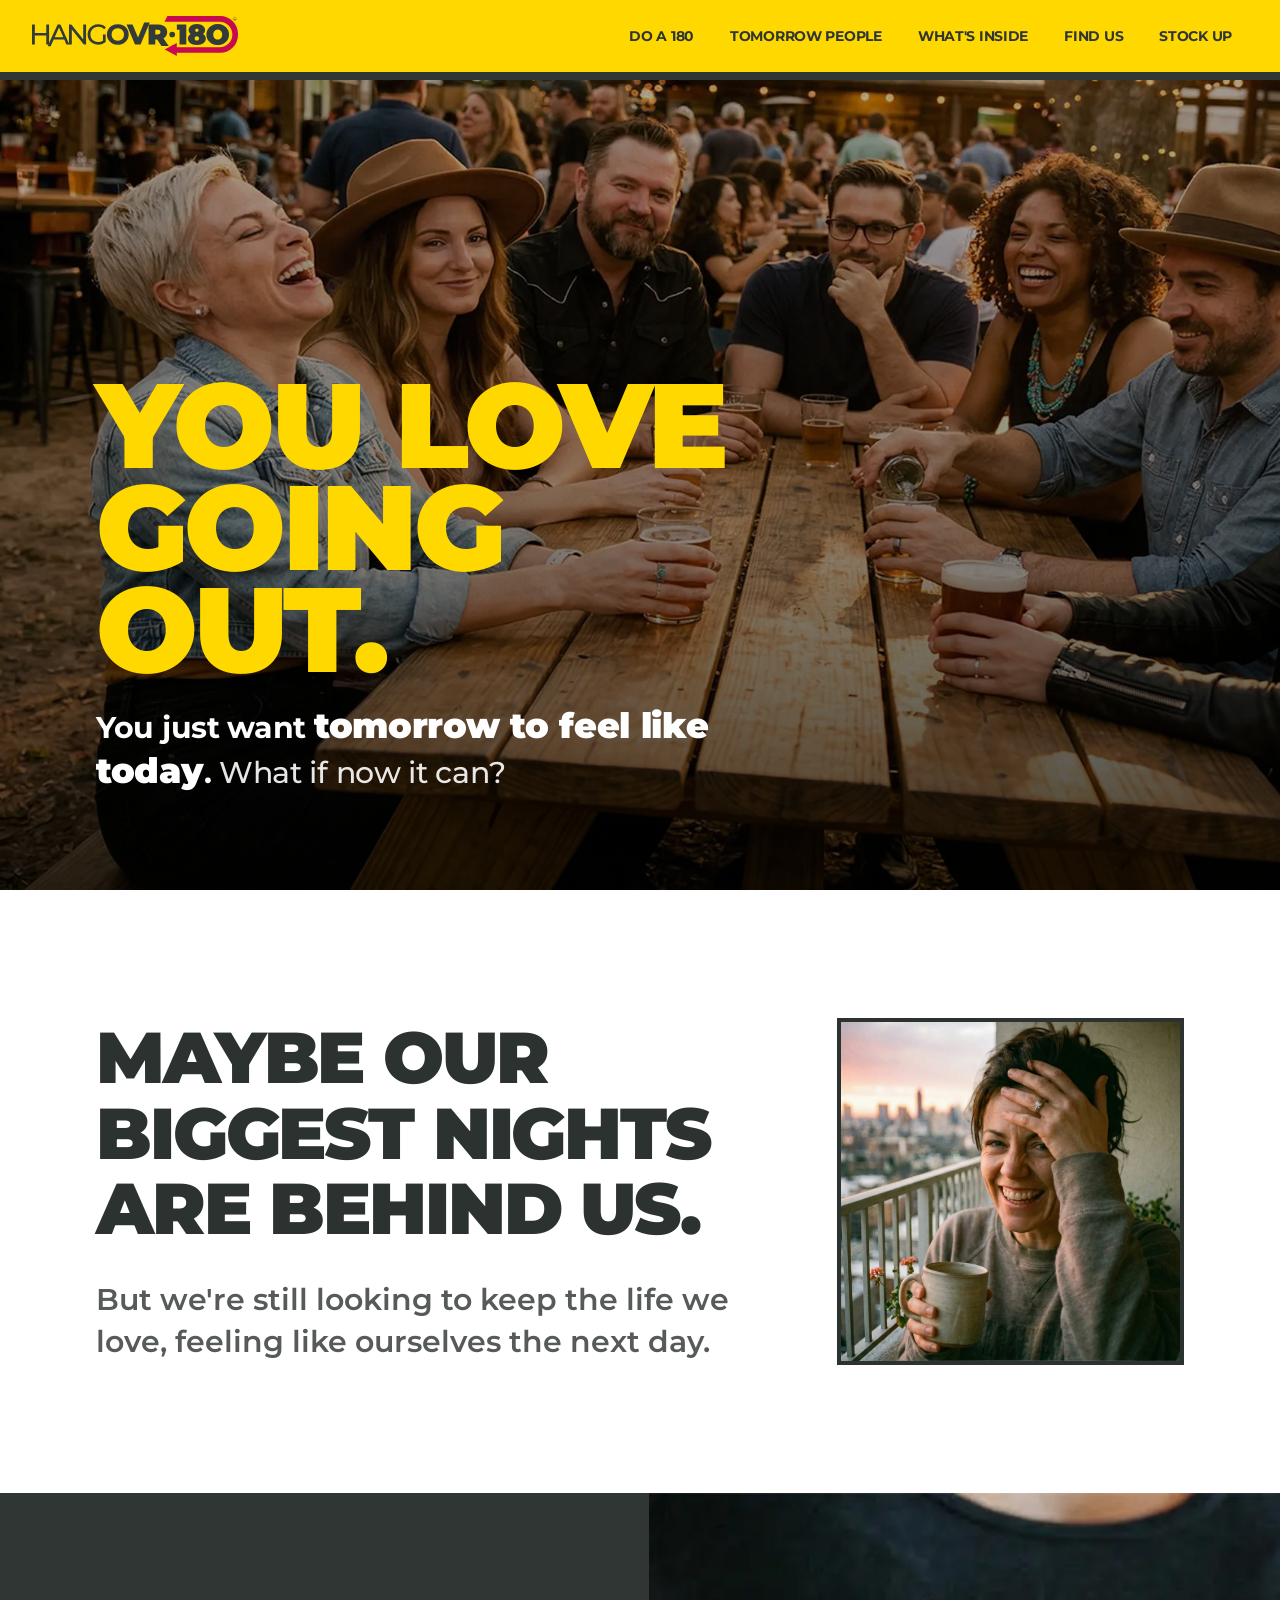
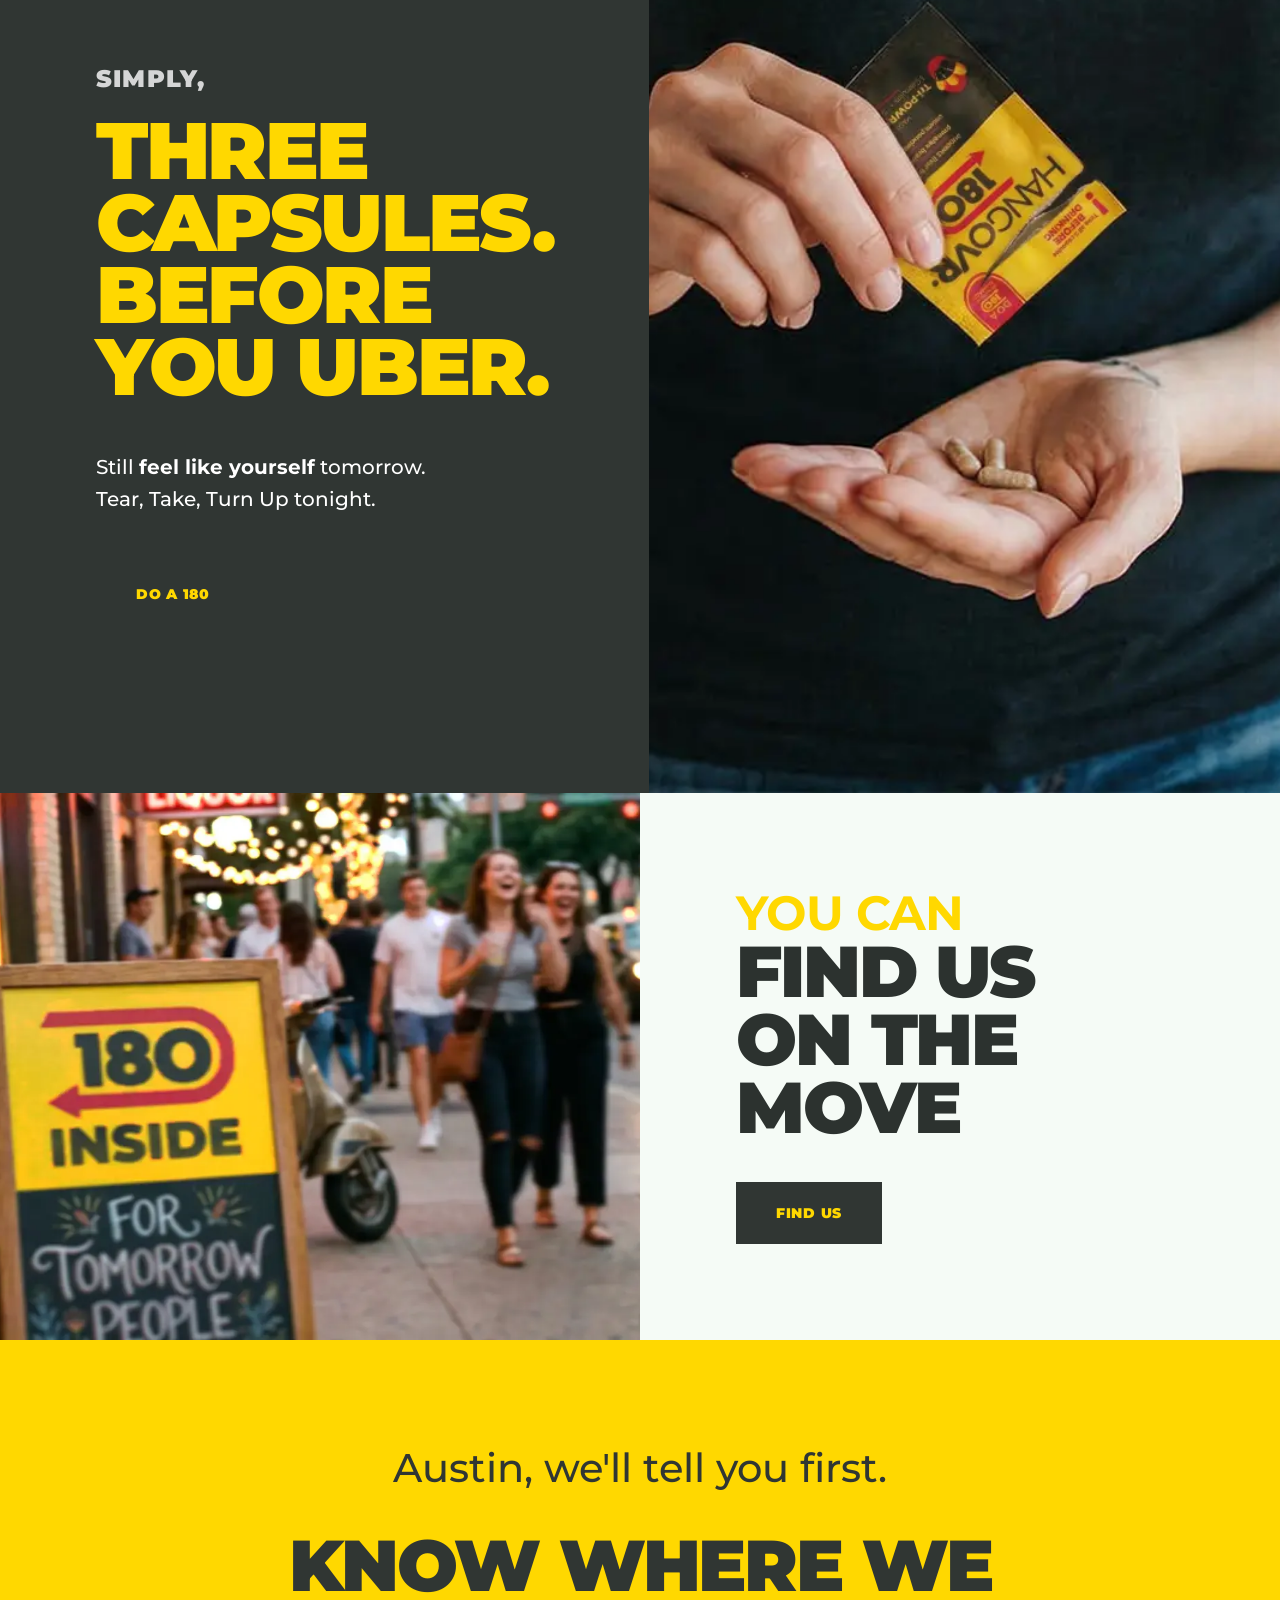
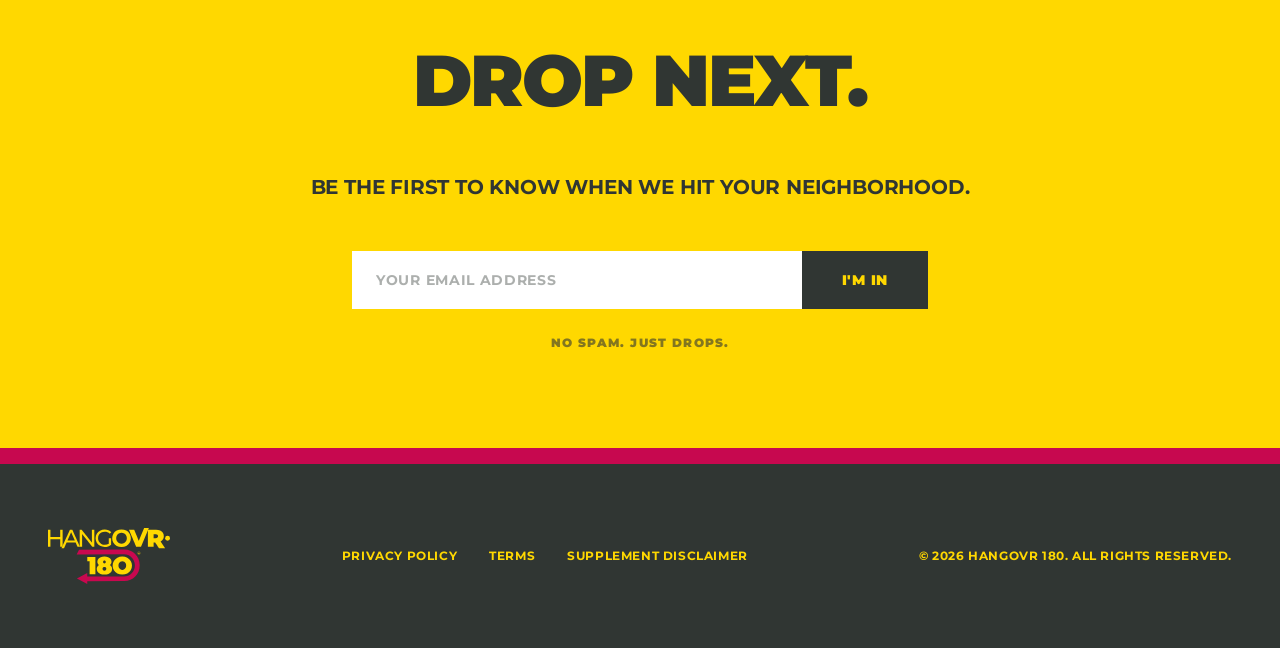
<file: index.html>
<!DOCTYPE html>
<html lang="en">
<head>
<meta charset="utf-8"/>
<meta name="viewport" content="width=device-width, initial-scale=1.0"/>
<title>HANGOVR 180 | The Feeling</title>
<link href="https://fonts.googleapis.com/css2?family=Montserrat:ital,wght@0,400;0,500;0,700;0,900;1,400;1,700&display=swap" rel="stylesheet"/>
<link href="global.css" rel="stylesheet"/>
<style>
/* Hero */
.hero{position:relative;width:100%;min-height:90vh;background:#000;overflow:hidden;display:flex;align-items:flex-end}
.hero__img{position:absolute;inset:0;width:100%;height:100%;object-fit:cover;opacity:0.7}
.hero__overlay{position:absolute;inset:0;background:linear-gradient(to top,rgba(0,0,0,0.6) 0%,rgba(0,0,0,0.15) 50%,transparent 100%)}
.hero__content{position:relative;z-index:2;padding:3rem;padding-bottom:4rem;max-width:56rem}
.hero__headline{font-size:clamp(4rem,12vw,7.5rem);font-weight:900;text-transform:uppercase;letter-spacing:-0.03em;line-height:0.85;color:#FFD800}
.hero__sub{margin-top:1.5rem;font-size:1.5rem;font-weight:700;color:#fff;letter-spacing:-0.01em;line-height:1.3}
.hero__sub em{font-style:normal;font-weight:900;font-size:1.15em}
.hero__sub-hook{display:block;margin-top:0.5rem;font-weight:500;color:rgba(255,255,255,0.9)}

/* Tension */
.tension{background:#ffffff;padding:8rem 2rem}
.tension__grid{max-width:80rem;margin:0 auto;display:grid;grid-template-columns:1fr;gap:3rem;align-items:center}
.tension__headline{font-size:clamp(2.75rem,6vw,4.5rem);font-weight:900;text-transform:uppercase;letter-spacing:-0.03em;color:#2c322f;margin-bottom:2rem;line-height:1.05}
.tension__body{font-size:clamp(1.125rem,2.5vw,1.875rem);font-weight:600;color:rgba(44,50,47,0.8);max-width:48rem;line-height:1.4}
.tension__img-wrap{display:flex;justify-content:center}
.tension__frame{width:100%;max-width:24rem;aspect-ratio:1;background:#2c322f;padding:4px}
.tension__frame img{width:100%;height:100%;object-fit:cover}

/* Pack/Protocol */
.pack{background:#303633;color:#FFD800;overflow:hidden}
.pack__grid{display:grid;grid-template-columns:1fr;min-height:100vh}
.pack__image{overflow:hidden;order:2;aspect-ratio:4/3}
.pack__image img{width:100%;height:100%;object-fit:cover}
.pack__content{display:flex;flex-direction:column;justify-content:center;padding:3rem;order:1}
.pack__label{font-size:1.5rem;font-style:normal;font-weight:900;text-transform:uppercase;letter-spacing:0.05em;color:rgba(255,255,255,0.8);margin-bottom:1rem}
.pack__headline{font-size:clamp(3rem,8vw,5rem);font-weight:900;text-transform:uppercase;letter-spacing:-0.03em;line-height:0.9;margin-bottom:3rem}
.pack__body{font-size:1.25rem;color:#fff;margin-bottom:3rem;max-width:28rem;font-weight:500}

/* A-Board */
.aboard{background:#f5fbf6;overflow:hidden}
.aboard__grid{display:grid;grid-template-columns:1fr;min-height:60vh}
.aboard__image{height:24rem;overflow:hidden;order:1}
.aboard__image img{width:100%;height:100%;object-fit:cover}
.aboard__content{display:flex;flex-direction:column;justify-content:center;padding:3rem;order:2}
.aboard__headline-light{font-size:clamp(2rem,5vw,3rem);font-weight:700;text-transform:uppercase;letter-spacing:-0.02em;color:#FFD800;line-height:1}
.aboard__headline-heavy{font-size:clamp(2.5rem,7vw,4.5rem);font-weight:900;text-transform:uppercase;letter-spacing:-0.03em;color:#2c322f;line-height:0.95;margin-bottom:2.5rem}
.aboard__cta{margin-top:0}

/* Email */
.email{background:#FFD800;padding:6rem 2rem}
.email__inner{max-width:48rem;margin:0 auto;text-align:center}
.email__pre{font-size:clamp(1.5rem,4vw,2.5rem);font-weight:500;color:#303633;margin-bottom:0.5rem}
.email__headline{font-size:clamp(2.5rem,6vw,4.5rem);font-weight:900;text-transform:uppercase;letter-spacing:-0.03em;color:#303633;margin-bottom:2rem}
.email__body{font-size:clamp(1rem,2vw,1.25rem);font-weight:700;color:#303633;margin-bottom:3rem;text-transform:uppercase;letter-spacing:-0.01em}
.email__form{display:flex;flex-direction:column;gap:0.5rem;max-width:36rem;margin:0 auto 1.5rem}
.email__input{flex-grow:1;background:#fff;border:none;color:#303633;padding:1.25rem 1.5rem;font-weight:700;text-transform:uppercase;letter-spacing:0.05em;font-size:0.875rem}
.email__input::placeholder{color:rgba(48,54,51,0.4)}
.email__input:focus{outline:none;box-shadow:inset 0 -4px 0 #303633}
.email__fine{font-size:0.75rem;font-weight:900;text-transform:uppercase;letter-spacing:0.1em;color:rgba(48,54,51,0.6)}

/* Landscape hero overrides */
@media(orientation:landscape) and (max-height:500px){
  .hero{min-height:50vh}
  .hero__headline{font-size:clamp(2rem,6vw,3.5rem)}
  .hero__sub{font-size:clamp(1rem,2.5vw,1.25rem)}
  .hero__img{object-position:center 30%}
  .hero__content{padding-bottom:2rem}
}

/* Portrait subtext sizing */
@media(max-width:1023px){
  .hero__content{padding-bottom:3rem}
}

@media(min-width:768px){
  .hero__content{padding:6rem}
  .hero__sub{font-size:clamp(1.25rem,3vw,1.875rem)}
  .hero__sub-hook{display:inline;margin-top:0}
  .tension{padding:8rem 6rem}
  .tension__grid{grid-template-columns:2fr 1fr}
  .tension__img-wrap{justify-content:flex-end}
  .tension__frame{max-width:100%}
  .pack__grid{grid-template-columns:1fr 1fr}
  .pack__content{padding:6rem;order:1}
  .pack__image{height:auto;aspect-ratio:auto;order:2}
  .aboard__grid{grid-template-columns:1fr 1fr}
  .aboard__image{height:auto;order:1}
  .aboard__content{padding:6rem;order:2}
  .email__form{flex-direction:row;gap:0}
}
</style>
</head>
<body>

<nav class="nav">
  <a href="index.html" class="nav__logo">
    <img src="images/logo.svg" alt="HANGOVR 180"/>
  </a>
  <div class="nav__links">
    <a href="doa180.html" class="nav__link">DO A 180</a>
    <a href="whos-in.html" class="nav__link">TOMORROW PEOPLE</a>
    <a href="inside.html" class="nav__link">WHAT'S INSIDE</a>
    <a href="find-us.html" class="nav__link">FIND US</a>
    <a href="stock-up.html" class="nav__link">STOCK UP</a>
  </div>
  <button class="nav__mobile-btn" aria-label="Open menu" onclick="document.getElementById('mm').classList.toggle('is-open');var o=document.getElementById('mm').classList.contains('is-open');this.setAttribute('aria-label',o?'Close menu':'Open menu')"><svg width="28" height="28" viewBox="0 0 24 24" fill="none" stroke="currentColor" stroke-width="2.5" stroke-linecap="round"><line x1="3" y1="6" x2="21" y2="6"/><line x1="3" y1="12" x2="21" y2="12"/><line x1="3" y1="18" x2="21" y2="18"/></svg></button>
</nav>
<div id="mm" class="mobile-menu">
  <a href="doa180.html">DO A 180</a>
  <a href="whos-in.html">TOMORROW PEOPLE</a>
  <a href="inside.html">WHAT'S INSIDE</a>
  <a href="find-us.html">FIND US</a>
  <a href="stock-up.html">STOCK UP</a>
</div>

<main>

<section class="hero">
  <picture>
    <source media="(max-width:767px)" srcset="images/hero-home-mobile-portrait.webp"/>
    <source media="(max-width:1023px) and (orientation:landscape)" srcset="images/hero-home-mobile-landscape.webp"/>
    <img src="images/hero-home-desktop.webp" alt="Friends at Austin beer garden at golden hour" class="hero__img"/>
  </picture>
  <div class="hero__overlay"></div>
  <div class="hero__content">
    <h1 class="hero__headline">YOU LOVE<br/>GOING OUT.</h1>
    <p class="hero__sub">You just want <em>tomorrow to feel like today</em>.<span class="hero__sub-hook"> What if now it can?</span></p>
  </div>
</section>

<section class="tension">
  <div class="tension__grid">
    <div>
      <h2 class="tension__headline">Maybe our biggest nights are behind us.</h2>
      <p class="tension__body">But we're still looking to keep the life we love, feeling like ourselves the next day.</p>
    </div>
    <div class="tension__img-wrap">
      <div class="tension__frame">
        <picture>
          <source media="(max-width:1023px)" srcset="images/tension-woman-mobile.webp"/>
          <img src="images/tension-woman-desktop.webp" alt="Woman preparing for the night with HANGOVR 180" loading="lazy"/>
        </picture>
      </div>
    </div>
  </div>
</section>

<section class="pack">
  <div class="pack__grid">
    <div class="pack__content">
      <span class="pack__label">Simply,</span>
      <h2 class="pack__headline">Three capsules.<br/>Before you Uber.</h2>
      <p class="pack__body">Still <strong>feel like yourself</strong> tomorrow.<br/>Tear, Take, Turn Up tonight.</p>
      <div><a href="doa180.html" class="btn-dark">DO A 180</a></div>
    </div>
    <div class="pack__image">
      <picture>
        <source media="(max-width:1023px)" srcset="images/pack-reveal-capsules-mobile.webp"/>
        <img src="images/pack-reveal-capsules-desktop.webp" alt="Close-up of HANGOVR 180 capsules" loading="lazy"/>
      </picture>
    </div>
  </div>
</section>

<section class="aboard">
  <div class="aboard__grid">
    <div class="aboard__image">
      <picture>
        <source media="(max-width:1023px)" srcset="images/aboard-liquorstore-mobile.webp"/>
        <img src="images/aboard-liquorstore-desktop.webp" alt="HANGOVR 180 A-board outside a liquor store" loading="lazy"/>
      </picture>
    </div>
    <div class="aboard__content">
      <span class="aboard__headline-light">YOU CAN</span>
      <h2 class="aboard__headline-heavy">FIND US<br/>ON THE MOVE</h2>
      <div class="aboard__cta"><a href="find-us.html" class="btn-dark">FIND US</a></div>
    </div>
  </div>
</section>

<section class="email">
  <div class="email__inner">
    <p class="email__pre">Austin, we'll tell you first.</p>
    <h2 class="email__headline">Know where we drop next.</h2>
    <p class="email__body">Be the first to know when we hit your neighborhood.</p>
    <form class="email__form" onsubmit="event.preventDefault();">
      <input type="email" class="email__input" placeholder="YOUR EMAIL ADDRESS"/>
      <button type="submit" class="btn-dark">I'm in</button>
    </form>
    <p class="email__fine">No spam. Just drops.</p>
  </div>
</section>
</main>

<footer class="footer">
  <div class="footer__brand"><img src="images/footer-logo.svg" alt="HANGOVR 180" class="footer__logo-img"/></div>
  <div class="footer__links">
    <a href="#">Privacy Policy</a>
    <a href="#">Terms</a>
    <a href="#">Supplement Disclaimer</a>
  </div>
  <div class="footer__copy">&copy; 2026 HANGOVR 180. ALL RIGHTS RESERVED.</div>
</footer>

</body>
</html>
</file>
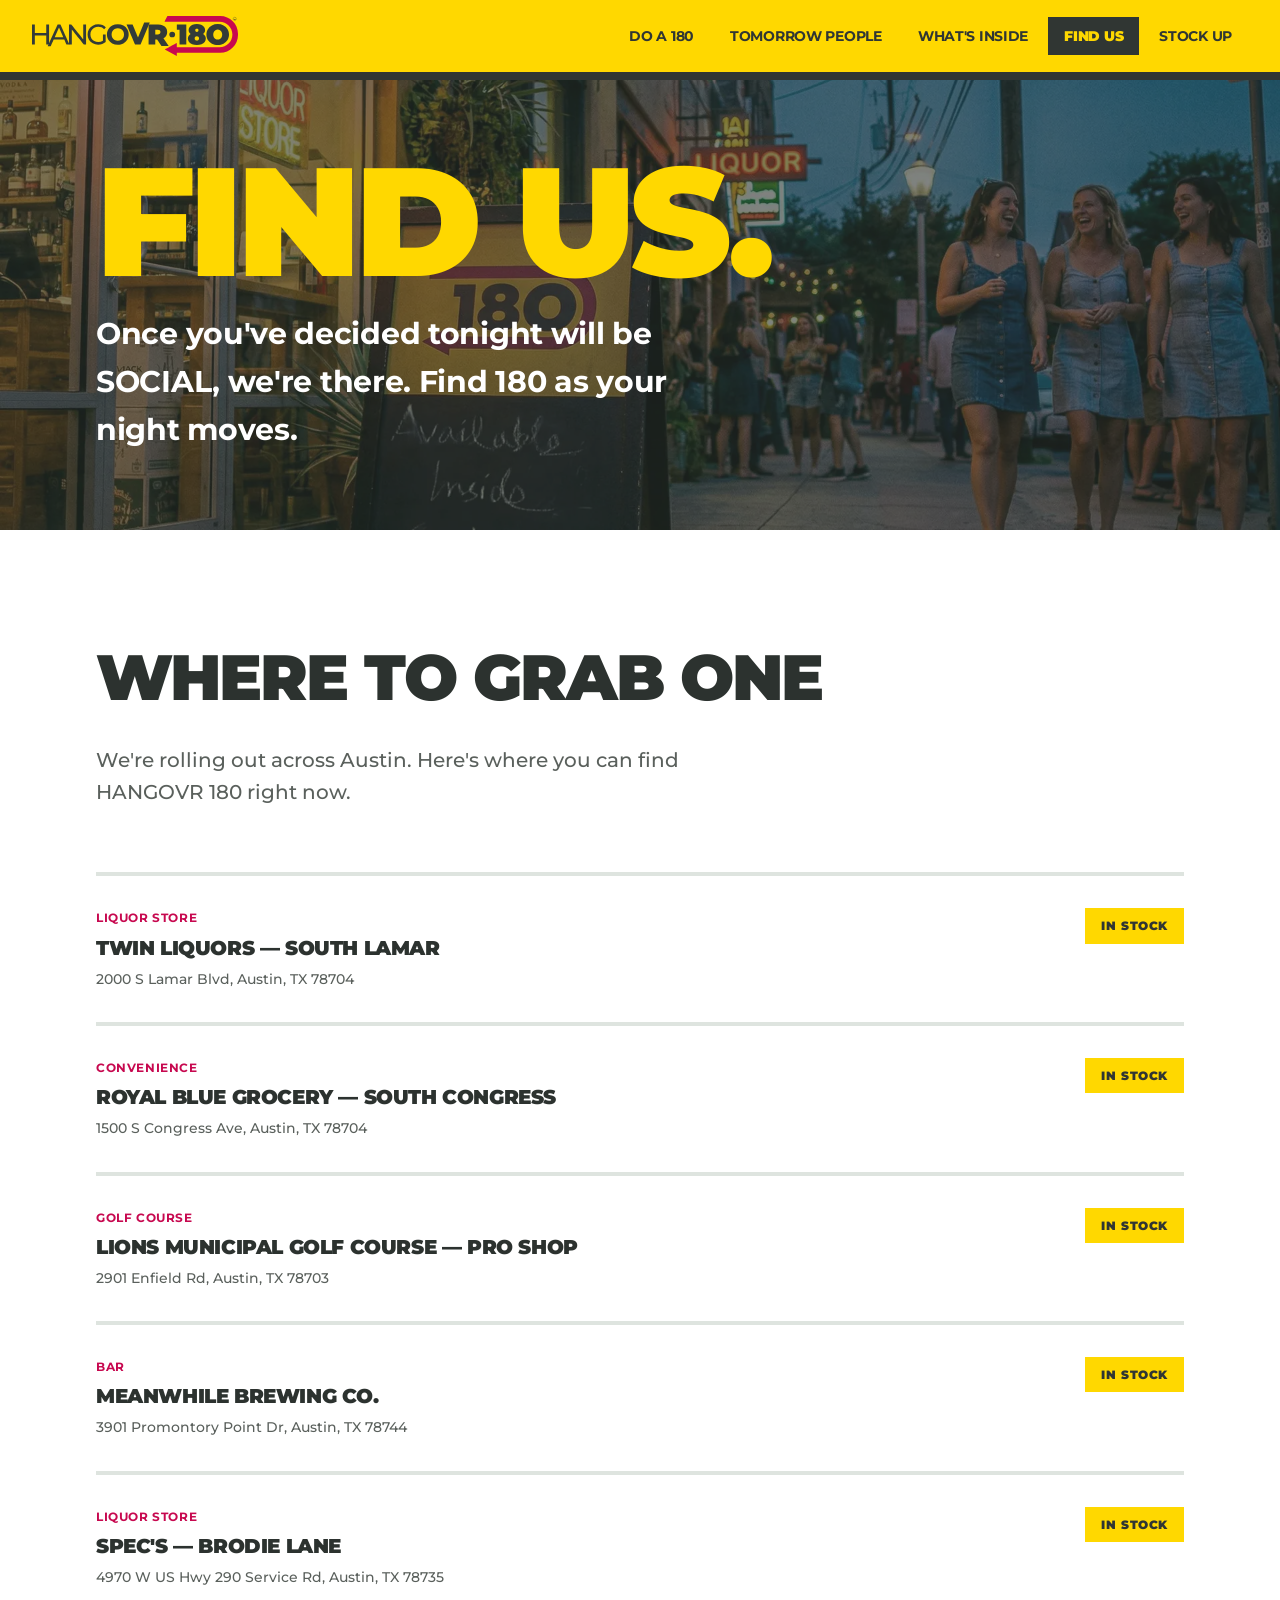
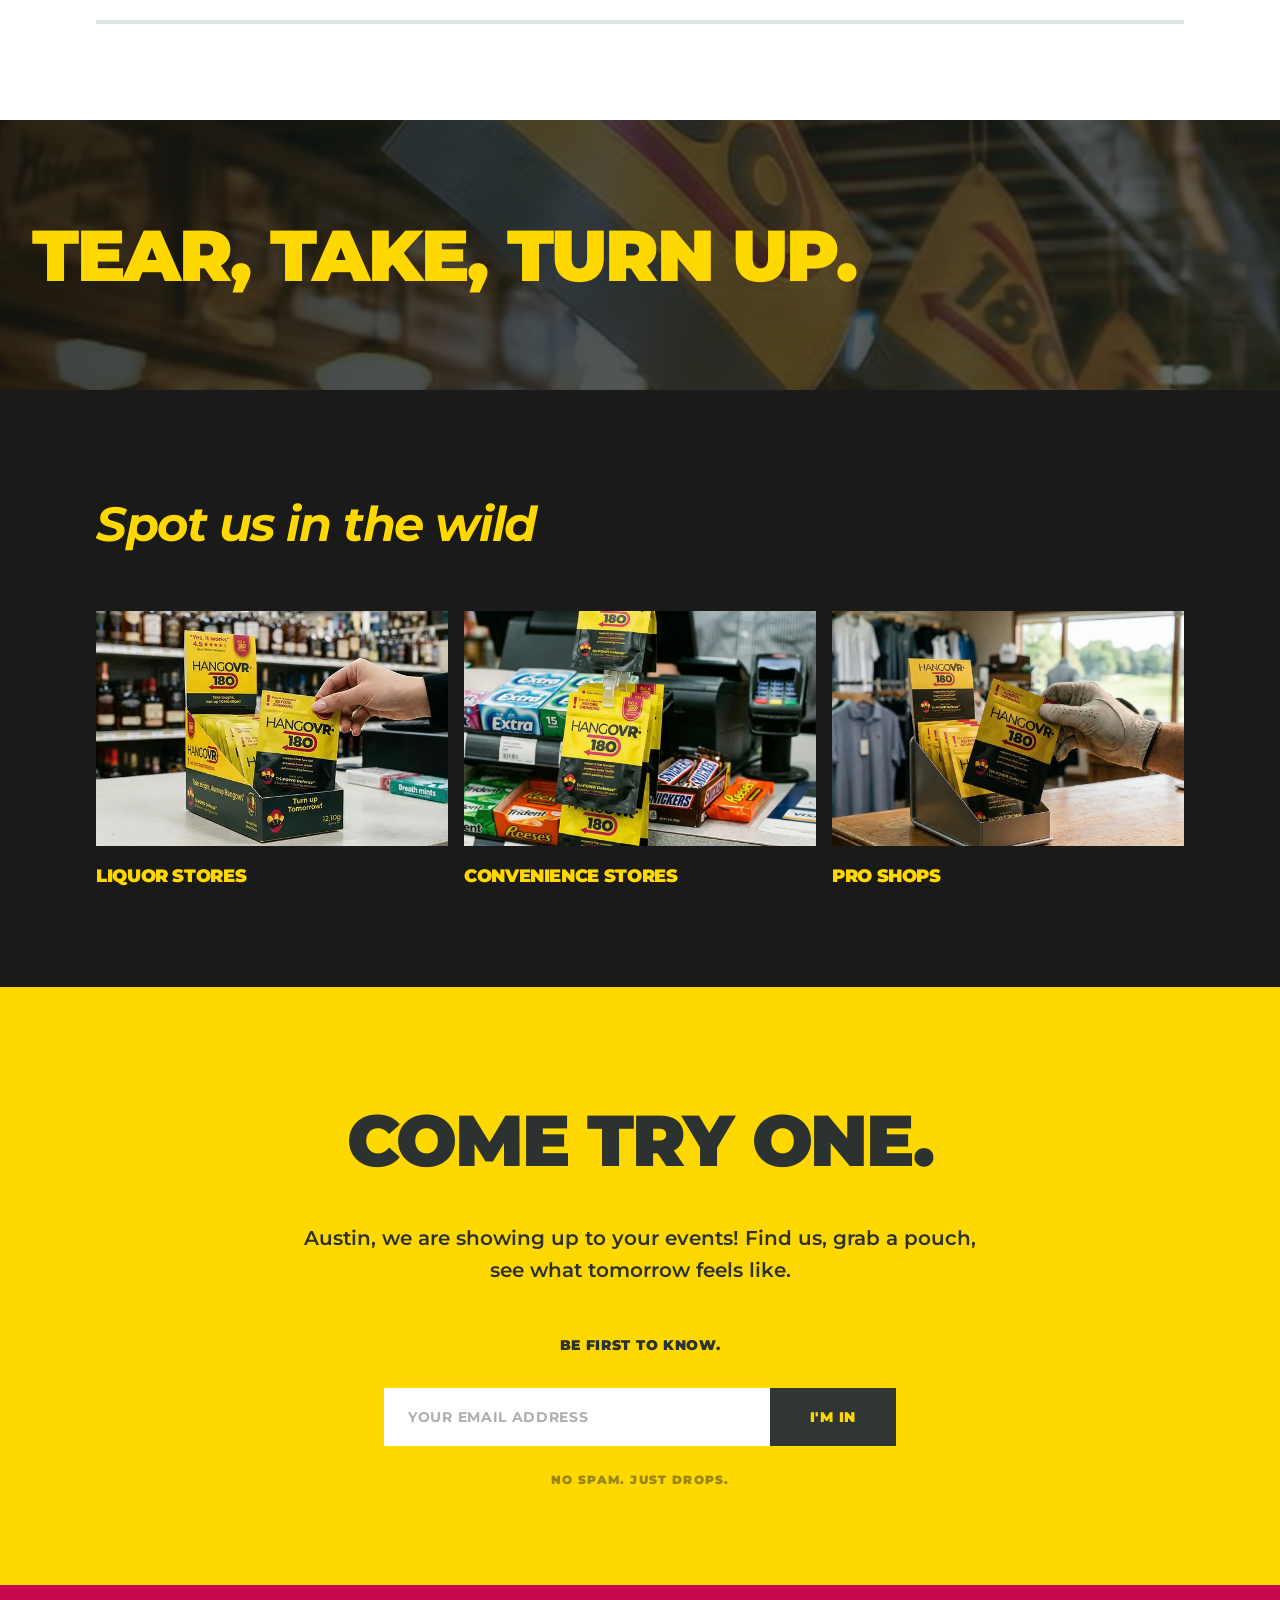
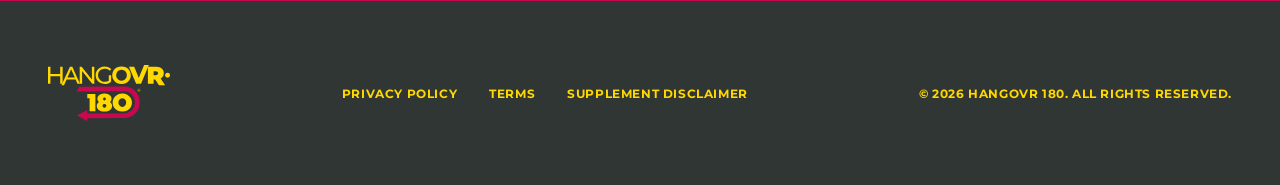
<file: find-us.html>
<!DOCTYPE html>
<html lang="en">
<head>
<meta charset="utf-8"/>
<meta name="viewport" content="width=device-width, initial-scale=1.0"/>
<title>HANGOVR 180 | FIND US</title>
<link href="https://fonts.googleapis.com/css2?family=Montserrat:ital,wght@0,400;0,500;0,700;0,900;1,400;1,700&display=swap" rel="stylesheet"/>
<link href="global.css" rel="stylesheet"/>
<style>
.hero{position:relative;background:#2c322f;min-height:50vh;display:flex;align-items:center;padding:4rem 2rem;overflow:hidden}
.hero__img{position:absolute;inset:0;width:100%;height:100%;object-fit:cover;opacity:0.4}
.hero__content{max-width:64rem;position:relative;z-index:2}
.hero__headline{font-size:clamp(4rem,12vw,10rem);line-height:0.85;font-weight:900;text-transform:uppercase;letter-spacing:-0.04em;color:#FFD800}
.hero__sub{margin-top:1.5rem;font-size:clamp(1.25rem,3vw,1.875rem);font-weight:700;color:#fff;max-width:36rem;letter-spacing:-0.01em}
.locations{background:#ffffff;padding:6rem 2rem}
.locations__inner{max-width:80rem;margin:0 auto}
.locations__headline{font-size:clamp(2.5rem,5vw,4rem);font-weight:900;text-transform:uppercase;letter-spacing:-0.03em;color:#2c322f;margin-bottom:1rem}
.locations__sub{font-size:1.25rem;font-weight:500;color:#5a605c;margin-bottom:4rem;max-width:40rem}
.locations__grid{display:grid;grid-template-columns:1fr;gap:0}
.location{display:flex;flex-direction:column;gap:0.75rem;padding:2rem 0;border-bottom:4px solid #dee4df}
.location:first-child{border-top:4px solid #dee4df}
.location__info{display:flex;flex-direction:column;gap:0.25rem}
.location__name{font-size:1.25rem;font-weight:900;text-transform:uppercase;letter-spacing:-0.02em;color:#2c322f}
.location__address{font-size:0.875rem;font-weight:500;color:#5a605c}
.location__type{font-size:0.75rem;font-weight:700;text-transform:uppercase;letter-spacing:0.05em;color:#C7084F}
.location__badge{background:#FFD800;padding:0.5rem 1rem;font-size:0.75rem;font-weight:900;text-transform:uppercase;letter-spacing:0.05em;color:#303633;white-space:nowrap;align-self:flex-start}
.ttt-banner{position:relative;background:#2c322f;min-height:30vh;display:flex;align-items:center;padding:4rem 2rem;overflow:hidden}
.ttt-banner__img{position:absolute;inset:0;width:100%;height:100%;object-fit:cover;opacity:0.4}
.ttt-banner__overlay{position:absolute;inset:0;background:linear-gradient(to right,rgba(0,0,0,0.5) 0%,rgba(0,0,0,0.2) 100%)}
.ttt-banner__text{position:relative;z-index:2;font-size:clamp(2.5rem,6vw,4.5rem);font-weight:900;text-transform:uppercase;letter-spacing:-0.03em;color:#FFD800;line-height:0.9}
.wild{background:#1a1a1a;padding:6rem 2rem}
.wild__inner{max-width:80rem;margin:0 auto}
.wild__headline{font-size:clamp(2rem,4vw,3rem);font-weight:700;font-style:italic;letter-spacing:-0.03em;color:#FFD800;margin-bottom:3rem}
.wild__gallery{display:grid;grid-template-columns:1fr;gap:1rem}
.wild__card{aspect-ratio:3/2;overflow:hidden}
.wild__card img{width:100%;height:100%;object-fit:cover}
.wild__item{display:flex;flex-direction:column}
.wild__item-label{font-size:1.125rem;font-weight:900;text-transform:uppercase;letter-spacing:-0.02em;color:#FFD800;margin-top:1rem}
.events{background:#FFD800;padding:6rem 2rem}
.events__inner{max-width:44rem;margin:0 auto;text-align:center}
.events__headline{font-size:clamp(2.5rem,6vw,4.5rem);font-weight:900;text-transform:uppercase;letter-spacing:-0.03em;color:#2c322f;margin-bottom:1.5rem}
.events__body{font-size:1.25rem;font-weight:600;color:#2c322f;margin-bottom:3rem}
.events__cta{font-size:0.875rem;font-weight:900;text-transform:uppercase;letter-spacing:0.05em;color:#2c322f;margin-bottom:2rem}
.events__form{display:flex;flex-direction:column;gap:0.5rem;max-width:32rem;margin:0 auto 1.5rem}
.events__input{flex-grow:1;background:#fff;border:none;color:#303633;padding:1.25rem 1.5rem;font-weight:700;text-transform:uppercase;letter-spacing:0.05em;font-size:0.875rem;font-family:'Montserrat',sans-serif}
.events__input::placeholder{color:rgba(48,54,51,0.4)}
.events__input:focus{outline:none;box-shadow:inset 0 -4px 0 #303633}
.events__fine{font-size:0.75rem;font-weight:900;text-transform:uppercase;letter-spacing:0.1em;color:rgba(48,54,51,0.5)}
@media(orientation:landscape) and (max-height:500px){
  .hero{min-height:40vh}
  .hero__headline{font-size:clamp(2rem,6vw,3.5rem)}
  .hero__sub{font-size:clamp(1rem,2.5vw,1.25rem)}
  .ttt-banner{min-height:20vh}
}
@media(min-width:768px){
  .hero{padding:4rem 6rem}
  .locations{padding:6rem}
  .location{flex-direction:row;align-items:center;justify-content:space-between;gap:0}
  .wild{padding:6rem}
  .wild__gallery{grid-template-columns:1fr 1fr 1fr}
  .events__form{flex-direction:row;gap:0}
}
</style>
</head>
<body>
<nav class="nav">
  <a href="index.html" class="nav__logo"><img src="images/logo.svg" alt="HANGOVR 180"/></a>
  <div class="nav__links">
    <a href="doa180.html" class="nav__link">DO A 180</a>
    <a href="whos-in.html" class="nav__link">TOMORROW PEOPLE</a>
    <a href="inside.html" class="nav__link">WHAT'S INSIDE</a>
    <a href="find-us.html" class="nav__link nav__link--active">FIND US</a>
    <a href="stock-up.html" class="nav__link">STOCK UP</a>
  </div>
  <button class="nav__mobile-btn" aria-label="Open menu" onclick="document.getElementById('mm').classList.toggle('is-open');var o=document.getElementById('mm').classList.contains('is-open');this.setAttribute('aria-label',o?'Close menu':'Open menu')"><svg width="28" height="28" viewBox="0 0 24 24" fill="none" stroke="currentColor" stroke-width="2.5" stroke-linecap="round"><line x1="3" y1="6" x2="21" y2="6"/><line x1="3" y1="12" x2="21" y2="12"/><line x1="3" y1="18" x2="21" y2="18"/></svg></button>
</nav>
<div id="mm" class="mobile-menu">
  <a href="doa180.html">DO A 180</a><a href="whos-in.html">TOMORROW PEOPLE</a><a href="inside.html">WHAT'S INSIDE</a><a href="find-us.html">FIND US</a><a href="stock-up.html">STOCK UP</a>
</div>
<main>
<section class="hero">
  <picture>
    <source media="(max-width:767px)" srcset="images/hero-findus-mobile-portrait.webp"/>
    <source media="(max-width:1023px) and (orientation:landscape)" srcset="images/hero-findus-mobile-landscape.webp"/>
    <img src="images/hero-findus-desktop.webp" alt="Women walking past liquor store in daylight" class="hero__img"/>
  </picture>
  <div class="hero__content">
    <h1 class="hero__headline">FIND US.</h1>
    <p class="hero__sub">Once you've decided tonight will be <strong>SOCIAL</strong>, we're there. Find 180 as your night moves.</p>
  </div>
</section>
<section class="locations">
  <div class="locations__inner">
    <h2 class="locations__headline">WHERE TO GRAB ONE</h2>
    <p class="locations__sub">We're rolling out across Austin. Here's where you can find HANGOVR 180 right now.</p>
    <div class="locations__grid">
      <div class="location"><div class="location__info"><span class="location__type">Liquor Store</span><span class="location__name">Twin Liquors &mdash; South Lamar</span><span class="location__address">2000 S Lamar Blvd, Austin, TX 78704</span></div><span class="location__badge">In Stock</span></div>
      <div class="location"><div class="location__info"><span class="location__type">Convenience</span><span class="location__name">Royal Blue Grocery &mdash; South Congress</span><span class="location__address">1500 S Congress Ave, Austin, TX 78704</span></div><span class="location__badge">In Stock</span></div>
      <div class="location"><div class="location__info"><span class="location__type">Golf Course</span><span class="location__name">Lions Municipal Golf Course &mdash; Pro Shop</span><span class="location__address">2901 Enfield Rd, Austin, TX 78703</span></div><span class="location__badge">In Stock</span></div>
      <div class="location"><div class="location__info"><span class="location__type">Bar</span><span class="location__name">Meanwhile Brewing Co.</span><span class="location__address">3901 Promontory Point Dr, Austin, TX 78744</span></div><span class="location__badge">In Stock</span></div>
      <div class="location"><div class="location__info"><span class="location__type">Liquor Store</span><span class="location__name">Spec's &mdash; Brodie Lane</span><span class="location__address">4970 W US Hwy 290 Service Rd, Austin, TX 78735</span></div><span class="location__badge">In Stock</span></div>
    </div>
  </div>
</section>
<section class="ttt-banner">
  <picture>
    <source media="(max-width:767px)" srcset="images/findus-teartaketurnup-mobile-portrait.webp"/>
    <source media="(max-width:1023px) and (orientation:landscape)" srcset="images/findus-teartaketurnup-mobile-landscape.webp"/>
    <img src="images/findus-teartaketurnup-desktop.webp" alt="HANGOVR 180 flags in a bar" class="ttt-banner__img" loading="lazy"/>
  </picture>
  <div class="ttt-banner__overlay"></div>
  <p class="ttt-banner__text">TEAR, TAKE, TURN UP.</p>
</section>
<section class="wild">
  <div class="wild__inner">
    <h2 class="wild__headline">Spot us in the wild</h2>
    <div class="wild__gallery">
      <div class="wild__item"><div class="wild__card"><picture><source media="(max-width:1023px)" srcset="images/findus-liquor-store-mobile.webp"/><img src="images/findus-liquor-store-desktop.webp" alt="HANGOVR 180 pouch at liquor store checkout" loading="lazy"/></picture></div><span class="wild__item-label">LIQUOR STORES</span></div>
      <div class="wild__item"><div class="wild__card"><picture><source media="(max-width:1023px)" srcset="images/findus-convenience-store-mobile.webp"/><img src="images/findus-convenience-store-desktop.webp" alt="HANGOVR 180 on convenience store shelf" loading="lazy"/></picture></div><span class="wild__item-label">CONVENIENCE STORES</span></div>
      <div class="wild__item"><div class="wild__card"><picture><source media="(max-width:1023px)" srcset="images/findus-golf-proshop-mobile.webp"/><img src="images/findus-golf-proshop-desktop.webp" alt="HANGOVR 180 at golf course pro shop" loading="lazy"/></picture></div><span class="wild__item-label">PRO SHOPS</span></div>
    </div>
  </div>
</section>
<section class="events">
  <div class="events__inner">
    <h2 class="events__headline">COME TRY ONE.</h2>
    <p class="events__body">Austin, we are showing up to your events! Find us, grab a pouch, see what tomorrow feels like.</p>
    <p class="events__cta">BE FIRST TO KNOW.</p>
    <form class="events__form" onsubmit="event.preventDefault();"><input type="email" class="events__input" placeholder="YOUR EMAIL ADDRESS"/><button type="submit" class="btn-dark">I'm in</button></form>
    <p class="events__fine">No spam. Just drops.</p>
  </div>
</section>
</main>
<footer class="footer">
  <div class="footer__brand"><img src="images/footer-logo.svg" alt="HANGOVR 180" class="footer__logo-img"/></div>
  <div class="footer__links"><a href="#">Privacy Policy</a><a href="#">Terms</a><a href="#">Supplement Disclaimer</a></div>
  <div class="footer__copy">&copy; 2026 HANGOVR 180. ALL RIGHTS RESERVED.</div>
</footer>
</body>
</html>
</file>
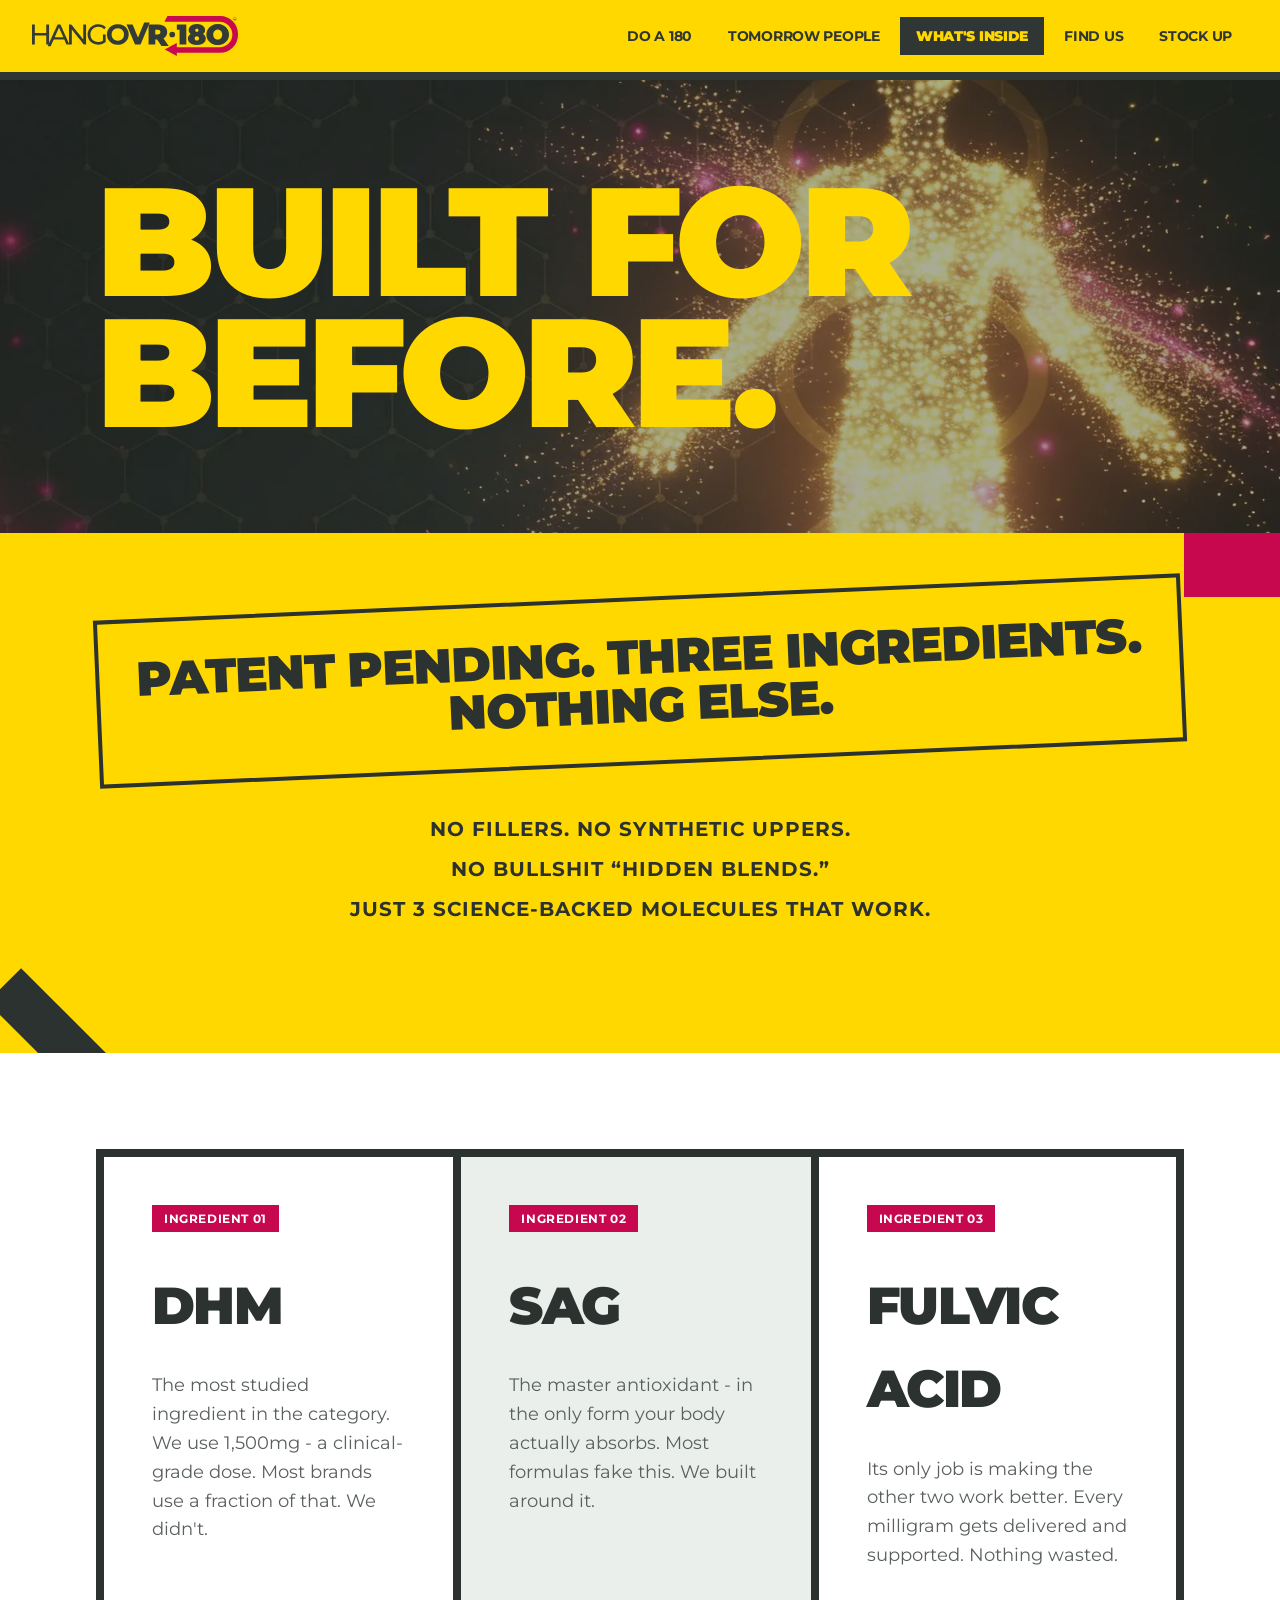
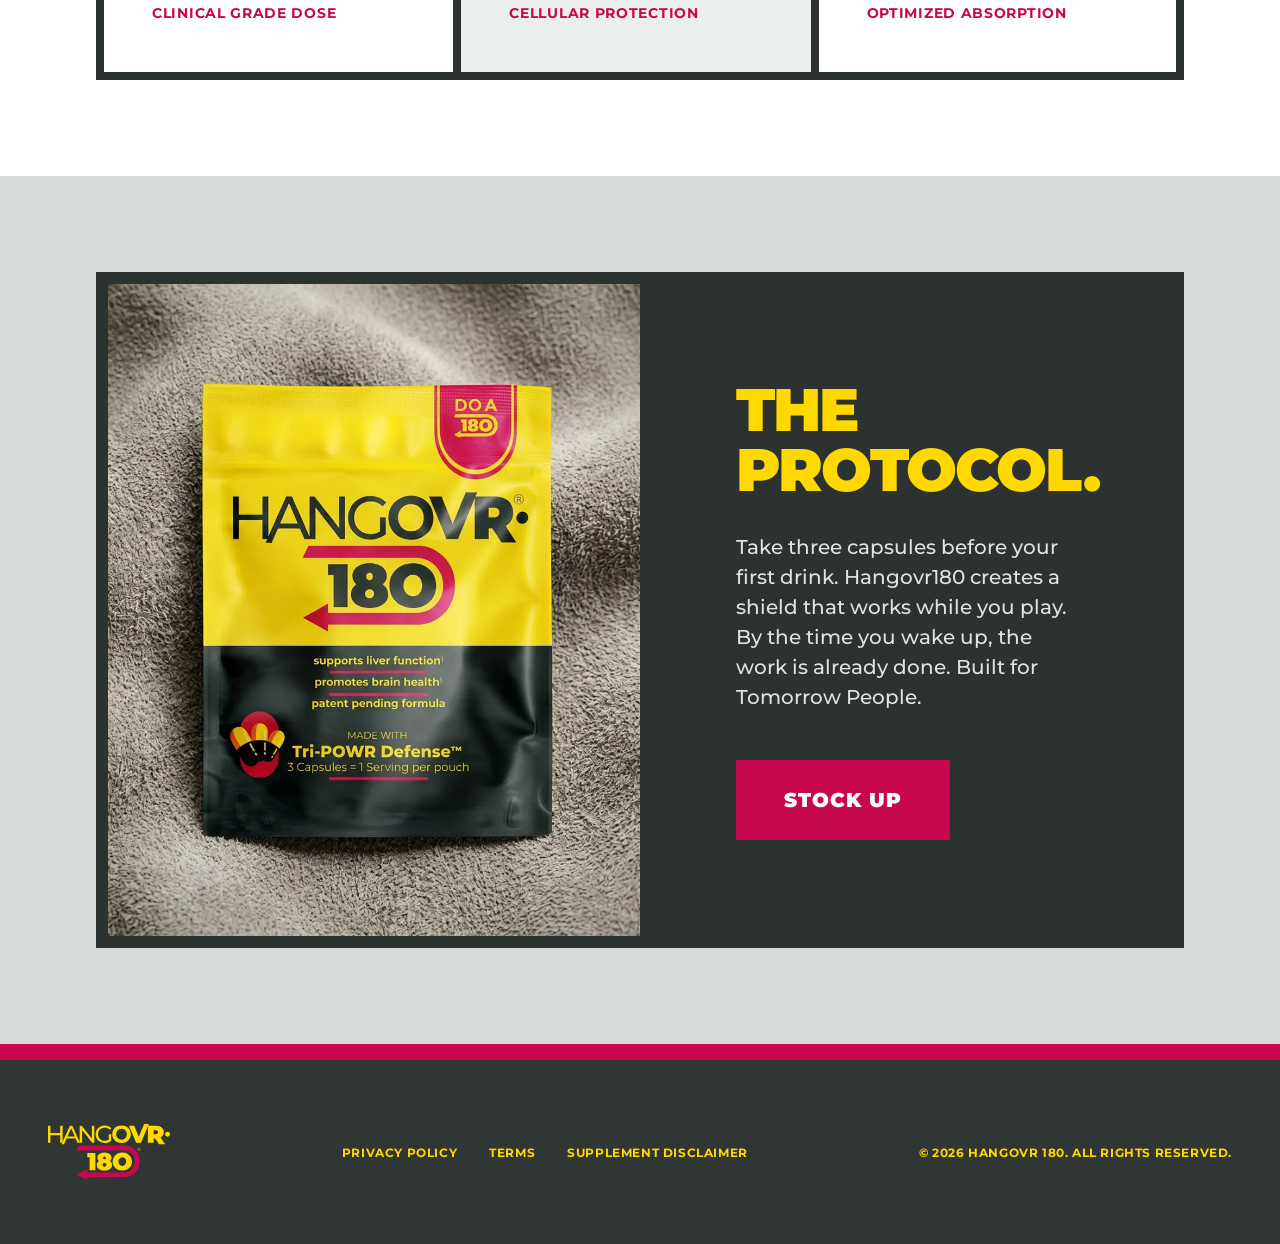
<file: inside.html>
<!DOCTYPE html>
<html lang="en">
<head>
<meta charset="utf-8"/>
<meta name="viewport" content="width=device-width, initial-scale=1.0"/>
<title>HANGOVR 180 | WHAT'S INSIDE</title>
<link href="https://fonts.googleapis.com/css2?family=Montserrat:ital,wght@0,400;0,500;0,700;0,900;1,400;1,700&display=swap" rel="stylesheet"/>
<link href="global.css" rel="stylesheet"/>
<style>
/* S1: What's Inside Hero */
.hero-inside{background:#FFD800;padding:4rem 2rem 6rem;position:relative;overflow:hidden}
.hero-inside__inner{max-width:80rem;margin:0 auto;display:flex;flex-direction:column;align-items:center;text-align:center;position:relative;z-index:2}
.hero-inside__headline{font-size:clamp(3rem,10vw,6rem);font-weight:900;color:#2c322f;margin-bottom:3rem;line-height:0.9}
.hero-inside__box{border:4px solid #2c322f;padding:2rem;display:inline-block;margin-bottom:3rem;transform:rotate(-2.5deg)}
.hero-inside__box-text{font-size:clamp(1.5rem,4vw,3rem);font-weight:900;text-transform:uppercase;letter-spacing:-0.02em;color:#2c322f;line-height:1}
.hero-inside__lines{display:flex;flex-direction:column;gap:0.5rem;align-items:center}
.hero-inside__line{font-size:clamp(1rem,2vw,1.25rem);font-weight:700;text-transform:uppercase;letter-spacing:0.05em;color:#2c322f}
.hero-inside__deco-1{position:absolute;top:0;right:0;width:8rem;height:8rem;background:#C7084F;transform:translate(2rem,-4rem)}
.hero-inside__deco-2{position:absolute;bottom:0;left:0;width:12rem;height:3rem;background:#2c322f;transform:translate(-1.5rem,1.5rem) rotate(45deg)}

/* S3: Clinical */
.clinical{background:#ffffff;padding:6rem 2rem}
.clinical__grid{display:grid;grid-template-columns:1fr;border:8px solid #2c322f}
.clinical__card{padding:3rem;display:flex;flex-direction:column;justify-content:space-between;border-bottom:8px solid #2c322f}
.clinical__card:last-child{border-bottom:none}
.clinical__card:nth-child(2){background:#eaefeb}
.clinical__tag{display:inline-block;background:#C7084F;color:#fff;padding:0.25rem 0.75rem;font-size:0.75rem;font-weight:700;text-transform:uppercase;letter-spacing:0.05em;margin-bottom:2rem;align-self:flex-start}
.clinical__name{font-size:clamp(2.5rem,5vw,3.25rem);font-weight:900;text-transform:uppercase;letter-spacing:-0.03em;margin-bottom:1.5rem;color:#2c322f}
.clinical__desc{font-size:1.125rem;line-height:1.6;color:#5a605c;margin-bottom:2rem}
.clinical__label{font-size:0.875rem;font-weight:700;text-transform:uppercase;letter-spacing:0.05em;color:#C7084F}

/* S4: Built for Before image section */
.builtfor{position:relative;width:100%;min-height:50vh;background:#2c322f;overflow:hidden;display:flex;align-items:center;padding:4rem 2rem}
.builtfor__img{position:absolute;inset:0;width:100%;height:100%;object-fit:cover;opacity:0.6}
.builtfor__text{position:relative;z-index:2;font-size:clamp(4rem,12vw,10rem);font-weight:900;text-transform:uppercase;letter-spacing:-0.04em;line-height:0.85;color:#FFD800}

/* S5: Product/Protocol */
.product{background:#d6dbd7;padding:6rem 2rem}
.product__frame{display:flex;flex-direction:column;border:12px solid #2c322f;overflow:hidden}
.product__image{overflow:hidden;min-height:24rem}
.product__image img{width:100%;height:100%;object-fit:cover;object-position:center}
.product__content{padding:3rem;background:#2c322f;color:#FFD800;display:flex;flex-direction:column;justify-content:center;align-items:flex-start}
.product__headline{font-size:clamp(3rem,6vw,3.75rem);font-weight:900;text-transform:uppercase;letter-spacing:-0.03em;margin-bottom:2rem;line-height:1}
.product__body{font-size:1.25rem;margin-bottom:3rem;font-weight:500;line-height:1.5;color:#dee4df}

/* Landscape hero overrides — no conflict on this page (abstract image) but reduce height */
@media(orientation:landscape) and (max-height:500px){
  .builtfor{min-height:40vh}
  .builtfor__text{font-size:clamp(2.5rem,8vw,5rem)}
}

@media(min-width:768px){
  .hero-inside{padding:4rem 6rem 8rem}
  .clinical{padding:6rem}
  .clinical__grid{grid-template-columns:1fr 1fr 1fr}
  .clinical__card{border-bottom:none;border-right:8px solid #2c322f}
  .clinical__card:last-child{border-right:none}
  .builtfor{padding:6rem}
  .product{padding:6rem}
  .product__frame{flex-direction:row}
  .product__image{width:50%;height:auto;min-height:37.5rem}
  .product__content{width:50%;padding:6rem}
}
</style>
</head>
<body>

<nav class="nav">
  <a href="index.html" class="nav__logo">
    <img src="images/logo.svg" alt="HANGOVR 180"/>
  </a>
  <div class="nav__links">
    <a href="doa180.html" class="nav__link">DO A 180</a>
    <a href="whos-in.html" class="nav__link">TOMORROW PEOPLE</a>
    <a href="inside.html" class="nav__link nav__link--active">WHAT'S INSIDE</a>
    <a href="find-us.html" class="nav__link">FIND US</a>
    <a href="stock-up.html" class="nav__link">STOCK UP</a>
  </div>
  <button class="nav__mobile-btn" aria-label="Open menu" onclick="document.getElementById('mm').classList.toggle('is-open');var o=document.getElementById('mm').classList.contains('is-open');this.setAttribute('aria-label',o?'Close menu':'Open menu')"><svg width="28" height="28" viewBox="0 0 24 24" fill="none" stroke="currentColor" stroke-width="2.5" stroke-linecap="round"><line x1="3" y1="6" x2="21" y2="6"/><line x1="3" y1="12" x2="21" y2="12"/><line x1="3" y1="18" x2="21" y2="18"/></svg></button>
</nav>
<div id="mm" class="mobile-menu">
  <a href="doa180.html">DO A 180</a>
  <a href="whos-in.html">TOMORROW PEOPLE</a>
  <a href="inside.html">WHAT'S INSIDE</a>
  <a href="find-us.html">FIND US</a>
  <a href="stock-up.html">STOCK UP</a>
</div>

<main>

<!-- S1: Built for Before hero image section -->
<section class="builtfor">
  <picture>
    <source media="(max-width:767px)" srcset="images/hero-builtforbefore-mobile-portrait.webp"/>
    <source media="(max-width:1023px) and (orientation:landscape)" srcset="images/hero-builtforbefore-mobile-landscape.webp"/>
    <img src="images/hero-builtforbefore-desktop.webp" alt="Golden sparkle light effect" class="builtfor__img"/>
  </picture>
  <h2 class="builtfor__text">BUILT FOR<br/>BEFORE.</h2>
</section>

<!-- S2: Patent Pending -->
<section class="hero-inside">
  <div class="hero-inside__deco-1"></div>
  <div class="hero-inside__deco-2"></div>
  <div class="hero-inside__inner">
    <div class="hero-inside__box">
      <p class="hero-inside__box-text">Patent pending. Three ingredients. Nothing else.</p>
    </div>
    <div class="hero-inside__lines">
      <span class="hero-inside__line">No fillers. No synthetic uppers.</span>
      <span class="hero-inside__line">No bullshit &ldquo;hidden blends.&rdquo;</span>
      <span class="hero-inside__line">Just 3 science-backed molecules that work.</span>
    </div>
  </div>
</section>

<!-- S3: Clinical/Ingredient Cards -->
<section class="clinical">
  <div class="clinical__grid">
    <div class="clinical__card">
      <div>
        <span class="clinical__tag">Ingredient 01</span>
        <h2 class="clinical__name">DHM</h2>
        <p class="clinical__desc">The most studied ingredient in the category. We use 1,500mg - a clinical-grade dose. Most brands use a fraction of that. We didn't.</p>
      </div>
      <div class="clinical__label">Clinical Grade Dose</div>
    </div>
    <div class="clinical__card">
      <div>
        <span class="clinical__tag">Ingredient 02</span>
        <h2 class="clinical__name">SAG</h2>
        <p class="clinical__desc">The master antioxidant - in the only form your body actually absorbs. Most formulas fake this. We built around it.</p>
      </div>
      <div class="clinical__label">Cellular Protection</div>
    </div>
    <div class="clinical__card">
      <div>
        <span class="clinical__tag">Ingredient 03</span>
        <h2 class="clinical__name">FULVIC ACID</h2>
        <p class="clinical__desc">Its only job is making the other two work better. Every milligram gets delivered and supported. Nothing wasted.</p>
      </div>
      <div class="clinical__label">Optimized Absorption</div>
    </div>
  </div>
</section>

<!-- S4: Product/Protocol -->
<section class="product">
  <div class="product__frame">
    <div class="product__image">
      <picture>
        <source media="(max-width:1023px)" srcset="images/product-pouch-mobile.webp"/>
        <img src="images/product-pouch-desktop.webp" alt="HANGOVR 180 product pouch" loading="lazy"/>
      </picture>
    </div>
    <div class="product__content">
      <h3 class="product__headline">THE PROTOCOL.</h3>
      <p class="product__body">Take three capsules before your first drink. Hangovr180 creates a shield that works while you play. By the time you wake up, the work is already done. Built for Tomorrow People.</p>
      <a href="stock-up.html" class="btn-primary">STOCK UP</a>
    </div>
  </div>
</section>
</main>

<footer class="footer">
  <div class="footer__brand"><img src="images/footer-logo.svg" alt="HANGOVR 180" class="footer__logo-img"/></div>
  <div class="footer__links">
    <a href="#">Privacy Policy</a>
    <a href="#">Terms</a>
    <a href="#">Supplement Disclaimer</a>
  </div>
  <div class="footer__copy">&copy; 2026 HANGOVR 180. ALL RIGHTS RESERVED.</div>
</footer>

</body>
</html>
</file>
<file: global.css>
/* HANGOVR 180 — Global Styles (v4.1) */
/* Shared across all 6 pages: resets, nav, buttons, footer, mobile menu */

*,*::before,*::after{box-sizing:border-box;margin:0;padding:0}
html{scroll-behavior:smooth}
body{font-family:'Montserrat',sans-serif;background:#f5fbf6;color:#171d1a;-webkit-font-smoothing:antialiased;overflow-x:hidden;line-height:1.6}
img{display:block;max-width:100%;height:auto}
a{text-decoration:none;color:inherit}
button{cursor:pointer;border:none;font-family:'Montserrat',sans-serif}
input{font-family:'Montserrat',sans-serif}

/* Nav */
.nav{position:sticky;top:0;z-index:50;display:flex;justify-content:space-between;align-items:center;width:100%;padding:0 2rem;height:5rem;background:#FFD800;border-bottom:8px solid #303633}
.nav__logo img{height:2.5rem;width:auto}
.nav__links{display:none;align-items:center;gap:0.25rem}
.nav__link{color:#303633;font-weight:700;padding:0.5rem 1rem;font-size:0.875rem;text-transform:uppercase;letter-spacing:-0.02em}
.nav__link:hover{background:#C7084F;color:#fff}
.nav__link--active{background:#303633;color:#FFD800;font-weight:900}
.nav__link--active:hover{background:#303633;color:#FFD800}
.nav__mobile-btn{display:flex;align-items:center;background:transparent;color:#303633;padding:0.5rem;margin-left:auto}
.nav__mobile-btn svg{display:block}

/* Mobile Menu */
.mobile-menu{display:none;position:fixed;top:calc(5rem + 8px);left:0;right:0;bottom:0;background:#303633;z-index:49;flex-direction:column;padding:2rem;gap:0}
.mobile-menu.is-open{display:flex}
.mobile-menu a{color:#FFD800;font-weight:900;font-size:1.5rem;text-transform:uppercase;letter-spacing:-0.02em;padding:1rem 0;border-bottom:4px solid rgba(255,216,0,0.2)}
.mobile-menu a:last-child{border-bottom:none}

/* Buttons */
.btn-primary{background:#C7084F;color:#fff;padding:1.5rem 3rem;font-size:1.25rem;font-weight:900;text-transform:uppercase;letter-spacing:0.05em;border-radius:0;display:inline-block;text-align:center}
.btn-primary:hover{background:#FFD800;color:#2c322f}
.btn-primary--light:hover{background:#303633;color:#FFD800}
.btn-secondary{background:#FFD800;color:#303633;padding:1.5rem 3rem;font-size:1.25rem;font-weight:900;text-transform:uppercase;letter-spacing:0.05em;border-radius:0;display:inline-block;text-align:center}
.btn-secondary:hover{background:#C7084F;color:#fff}
.btn-dark{background:#303633;color:#FFD800;padding:1.25rem 2.5rem;font-size:0.875rem;font-weight:900;text-transform:uppercase;letter-spacing:0.05em;border-radius:0;display:inline-block;text-align:center;white-space:nowrap;border:none;cursor:pointer;font-family:'Montserrat',sans-serif}
.btn-dark:hover{background:#C7084F;color:#fff}

/* Footer */
.footer{background:#303633;border-top:16px solid #C7084F;padding:3rem 1.5rem;display:flex;flex-direction:column;align-items:center;gap:2rem}
.footer__brand{display:flex;align-items:center}
.footer__logo-img{height:3.5rem;width:auto}
.footer__links{display:flex;flex-wrap:wrap;justify-content:center;gap:2rem}
.footer__links a{font-size:0.875rem;font-weight:700;text-transform:uppercase;letter-spacing:0.05em;color:#FFD800}
.footer__links a:hover{text-decoration:underline;text-decoration-thickness:4px}
.footer__copy{font-size:0.75rem;font-weight:700;text-transform:uppercase;letter-spacing:0.05em;color:#FFD800}

/* Nav breakpoint: 1024px (keeps hamburger on landscape phones) */
@media(min-width:1024px){
  .nav__links{display:flex}
  .nav__mobile-btn{display:none}
}

/* Footer breakpoint: 768px (row layout works fine at landscape phone widths) */
@media(min-width:768px){
  .footer{flex-direction:row;justify-content:space-between;align-items:center;padding:4rem 3rem}
  .footer__links a{font-size:0.75rem}
}
</file>
